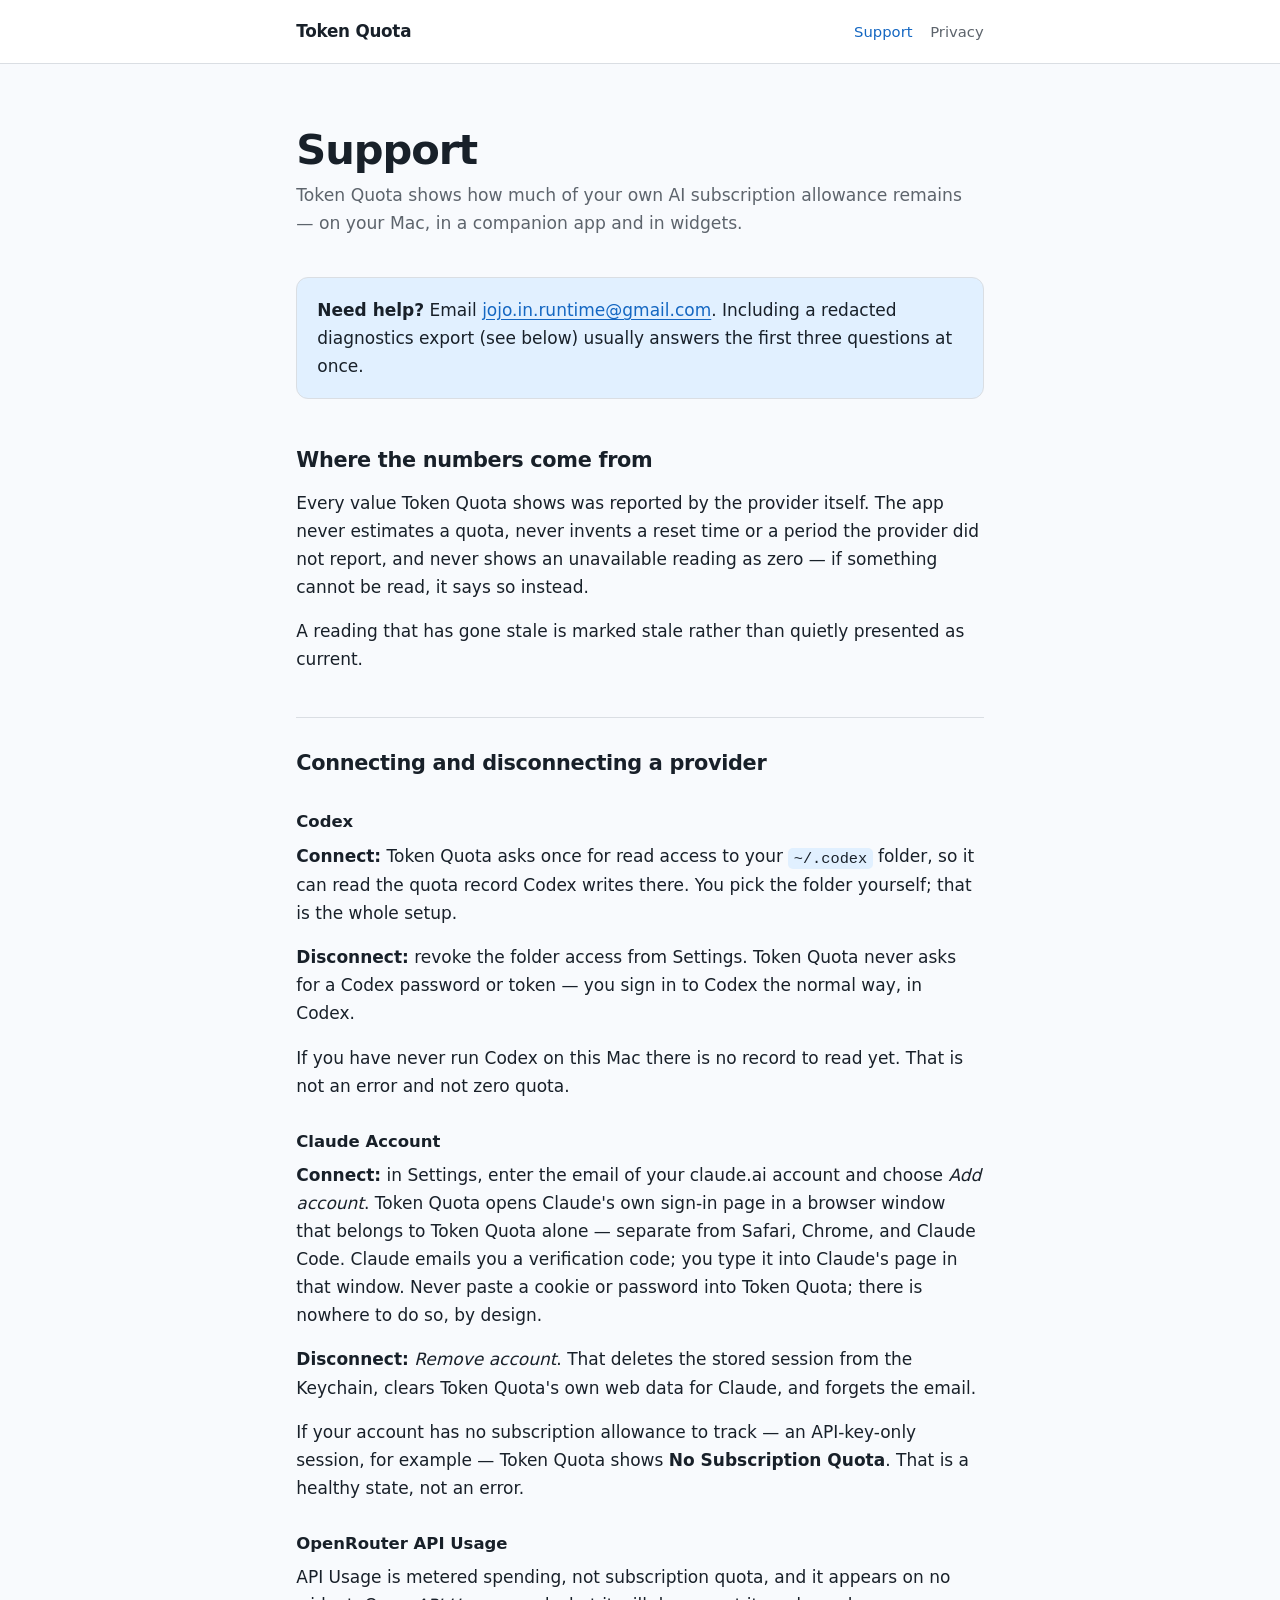
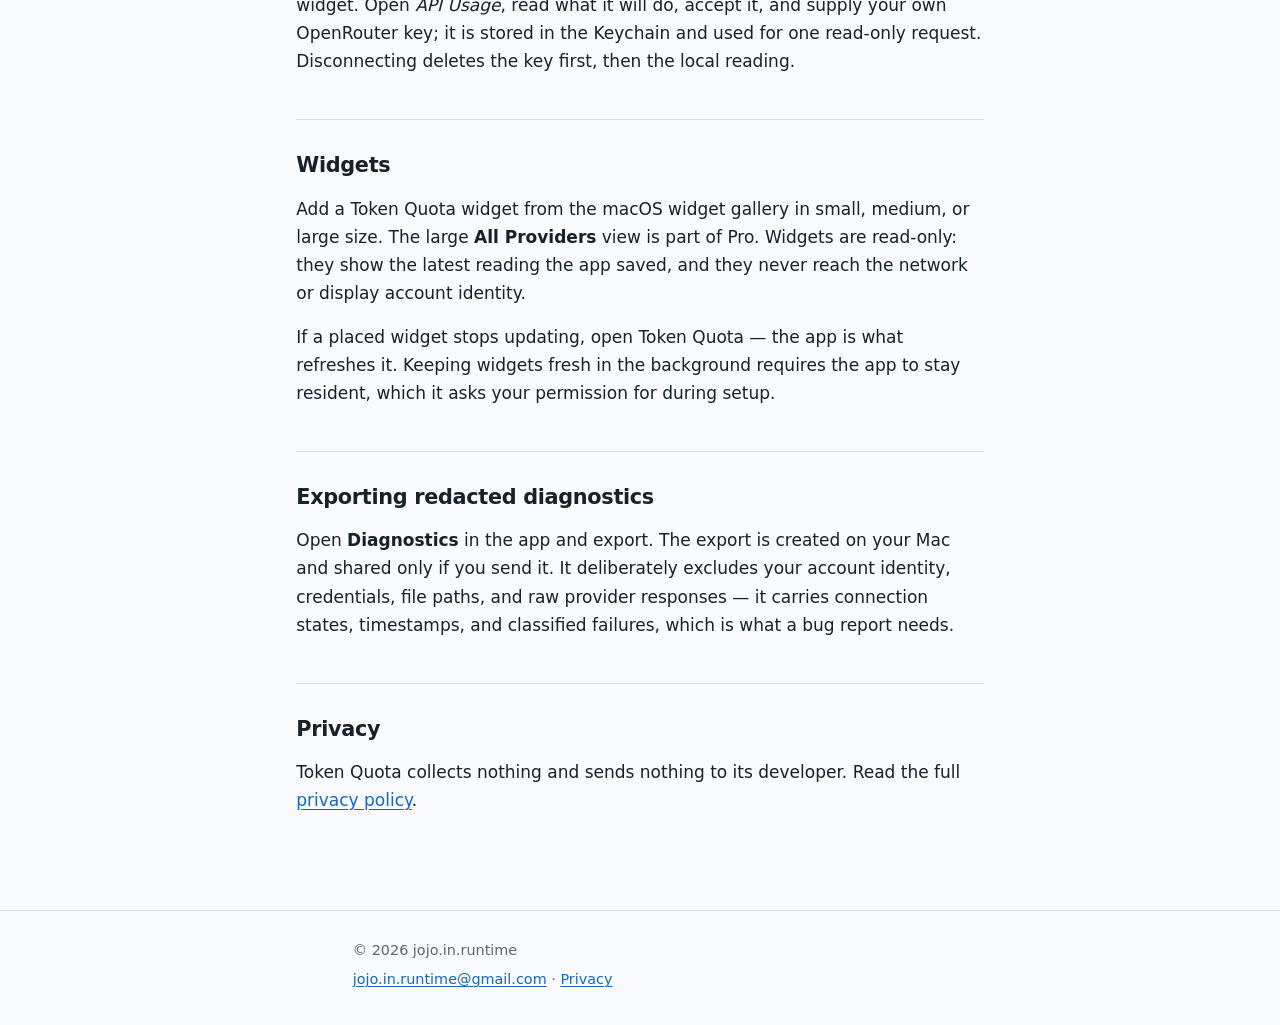
<file: index.html>
<!doctype html>
<html lang="en">
<head>
<meta charset="utf-8">
<meta name="viewport" content="width=device-width, initial-scale=1">
<title>Support — Token Quota</title>
<meta name="description" content="How Token Quota reads each provider's subscription quota, how to connect and disconnect, and how to get help.">
<link rel="stylesheet" href="style.css">
</head>
<body>

<header class="site">
  <div class="wrap">
    <a class="brand" href="./">Token Quota</a>
    <nav class="site">
      <a href="./" aria-current="page">Support</a>
      <a href="privacy.html">Privacy</a>
    </nav>
  </div>
</header>

<main class="wrap">

  <h1>Support</h1>
  <p class="lede">Token Quota shows how much of your own AI subscription allowance remains — on your
  Mac, in a companion app and in widgets.</p>

  <div class="callout">
    <p><strong>Need help?</strong> Email
    <a href="mailto:jojo.in.runtime@gmail.com">jojo.in.runtime@gmail.com</a>. Including a redacted
    diagnostics export (see below) usually answers the first three questions at once.</p>
  </div>

  <h2>Where the numbers come from</h2>
  <p>Every value Token Quota shows was reported by the provider itself. The app never estimates a
  quota, never invents a reset time or a period the provider did not report, and never shows an
  unavailable reading as zero — if something cannot be read, it says so instead.</p>
  <p>A reading that has gone stale is marked stale rather than quietly presented as current.</p>

  <h2>Connecting and disconnecting a provider</h2>

  <h3>Codex</h3>
  <p><strong>Connect:</strong> Token Quota asks once for read access to your <code>~/.codex</code>
  folder, so it can read the quota record Codex writes there. You pick the folder yourself; that is
  the whole setup.</p>
  <p><strong>Disconnect:</strong> revoke the folder access from Settings. Token Quota never asks for
  a Codex password or token — you sign in to Codex the normal way, in Codex.</p>
  <p>If you have never run Codex on this Mac there is no record to read yet. That is not an error and
  not zero quota.</p>

  <h3>Claude Account</h3>
  <p><strong>Connect:</strong> in Settings, enter the email of your claude.ai account and choose
  <em>Add account</em>. Token Quota opens Claude's own sign-in page in a browser window that belongs
  to Token Quota alone — separate from Safari, Chrome, and Claude Code. Claude emails you a
  verification code; you type it into Claude's page in that window. Never paste a cookie or password
  into Token Quota; there is nowhere to do so, by design.</p>
  <p><strong>Disconnect:</strong> <em>Remove account</em>. That deletes the stored session from the
  Keychain, clears Token Quota's own web data for Claude, and forgets the email.</p>
  <p>If your account has no subscription allowance to track — an API-key-only session, for example —
  Token Quota shows <strong>No Subscription Quota</strong>. That is a healthy state, not an error.</p>

  <h3>OpenRouter API Usage</h3>
  <p>API Usage is metered spending, not subscription quota, and it appears on no widget. Open
  <em>API Usage</em>, read what it will do, accept it, and supply your own OpenRouter key; it is
  stored in the Keychain and used for one read-only request. Disconnecting deletes the key first,
  then the local reading.</p>

  <h2>Widgets</h2>
  <p>Add a Token Quota widget from the macOS widget gallery in small, medium, or large size. The
  large <strong>All Providers</strong> view is part of Pro. Widgets are read-only: they show the
  latest reading the app saved, and they never reach the network or display account identity.</p>
  <p>If a placed widget stops updating, open Token Quota — the app is what refreshes it. Keeping
  widgets fresh in the background requires the app to stay resident, which it asks your permission
  for during setup.</p>

  <h2>Exporting redacted diagnostics</h2>
  <p>Open <strong>Diagnostics</strong> in the app and export. The export is created on your Mac and
  shared only if you send it. It deliberately excludes your account identity, credentials, file
  paths, and raw provider responses — it carries connection states, timestamps, and classified
  failures, which is what a bug report needs.</p>

  <h2>Privacy</h2>
  <p>Token Quota collects nothing and sends nothing to its developer. Read the full
  <a href="privacy.html">privacy policy</a>.</p>

</main>

<footer class="site">
  <div class="wrap">
    <p>© 2026 jojo.in.runtime</p>
    <p><a href="mailto:jojo.in.runtime@gmail.com">jojo.in.runtime@gmail.com</a> ·
    <a href="privacy.html">Privacy</a></p>
  </div>
</footer>

</body>
</html>
</file>
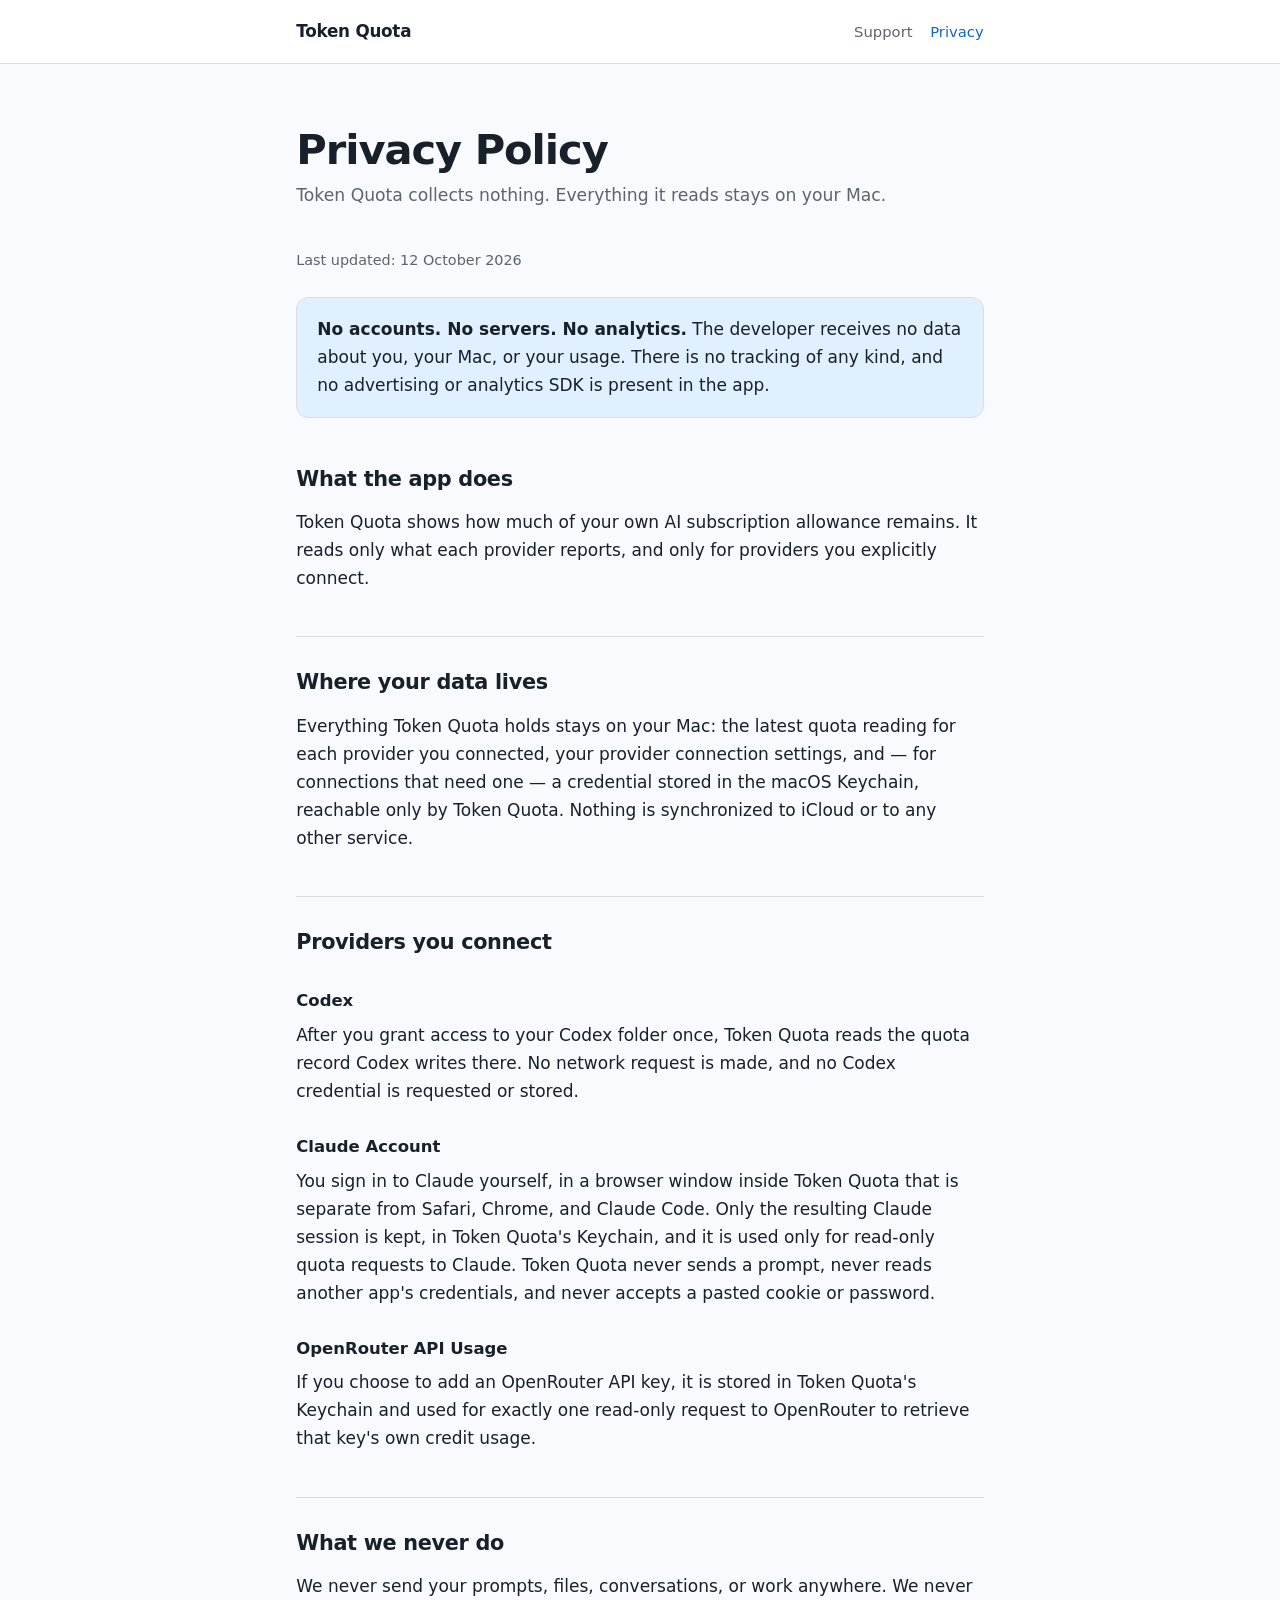
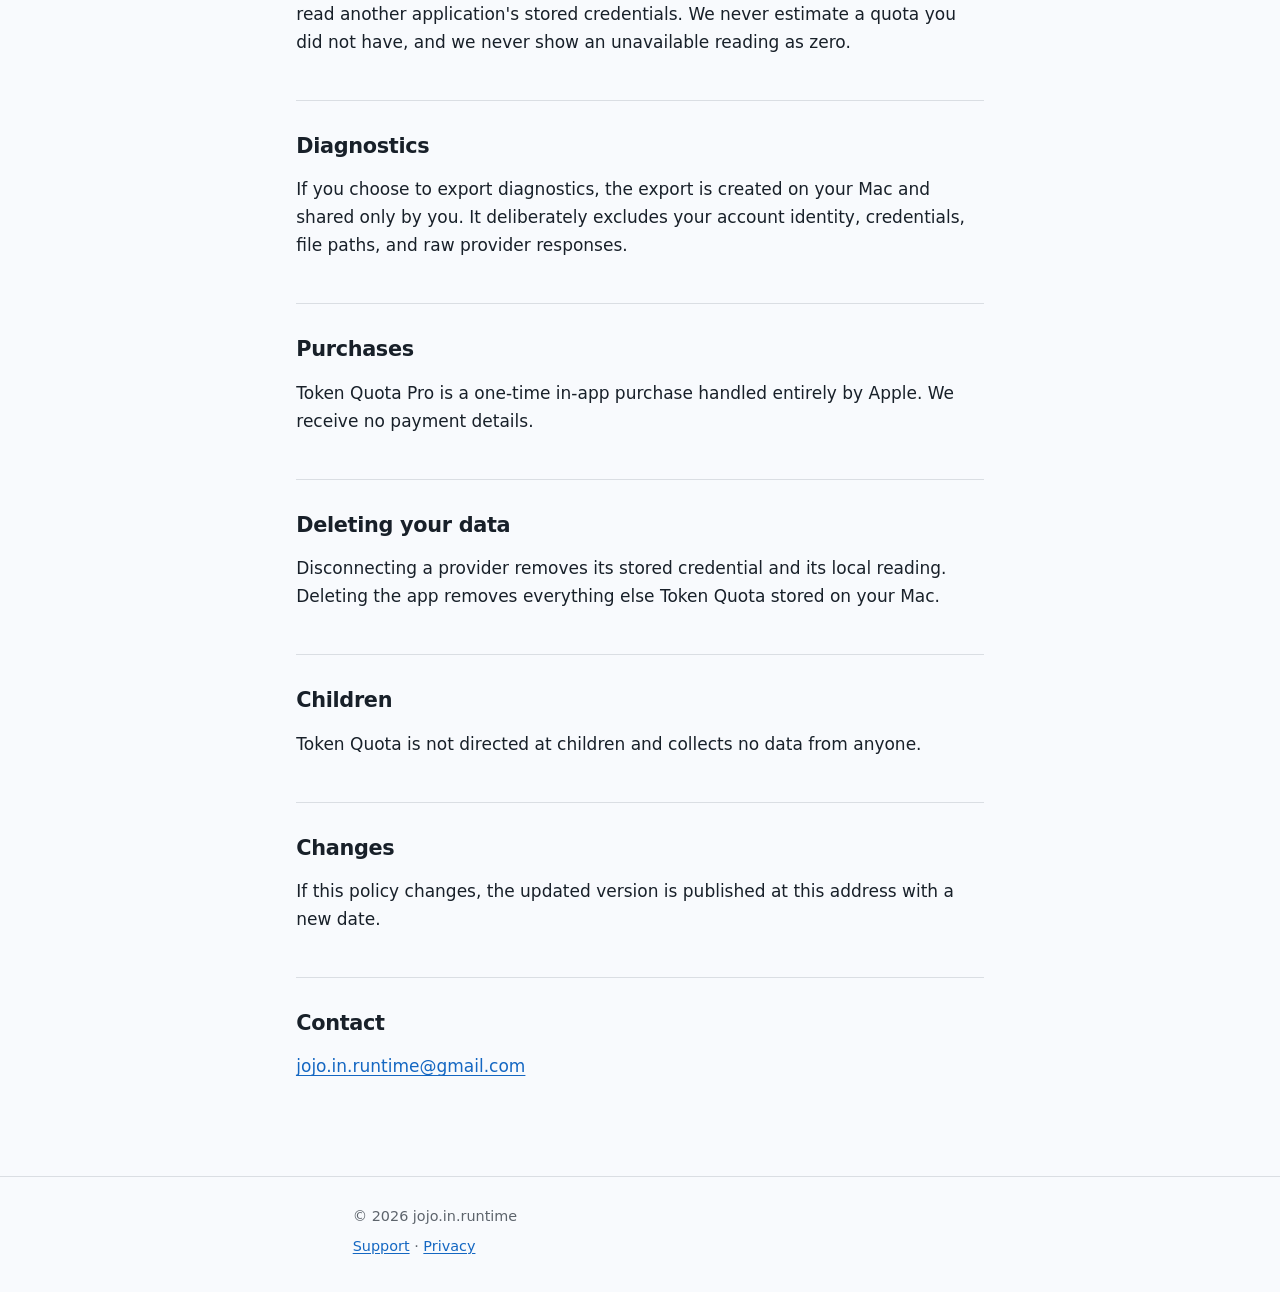
<file: privacy.html>
<!doctype html>
<html lang="en">
<head>
<meta charset="utf-8">
<meta name="viewport" content="width=device-width, initial-scale=1">
<title>Privacy Policy — Token Quota</title>
<meta name="description" content="Token Quota collects nothing. Everything it reads stays on your Mac.">
<link rel="stylesheet" href="style.css">
</head>
<body>

<header class="site">
  <div class="wrap">
    <a class="brand" href="./">Token Quota</a>
    <nav class="site">
      <a href="./">Support</a>
      <a href="privacy.html" aria-current="page">Privacy</a>
    </nav>
  </div>
</header>

<main class="wrap">

  <h1>Privacy Policy</h1>
  <p class="lede">Token Quota collects nothing. Everything it reads stays on your Mac.</p>
  <p class="meta">Last updated: 12 October 2026</p>

  <div class="callout">
    <p><strong>No accounts. No servers. No analytics.</strong> The developer receives no data about
    you, your Mac, or your usage. There is no tracking of any kind, and no advertising or analytics
    SDK is present in the app.</p>
  </div>

  <h2>What the app does</h2>
  <p>Token Quota shows how much of your own AI subscription allowance remains. It reads only what
  each provider reports, and only for providers you explicitly connect.</p>

  <h2>Where your data lives</h2>
  <p>Everything Token Quota holds stays on your Mac: the latest quota reading for each provider you
  connected, your provider connection settings, and — for connections that need one — a credential
  stored in the macOS Keychain, reachable only by Token Quota. Nothing is synchronized to iCloud or
  to any other service.</p>

  <h2>Providers you connect</h2>

  <h3>Codex</h3>
  <p>After you grant access to your Codex folder once, Token Quota reads the quota record Codex
  writes there. No network request is made, and no Codex credential is requested or stored.</p>

  <h3>Claude Account</h3>
  <p>You sign in to Claude yourself, in a browser window inside Token Quota that is separate from
  Safari, Chrome, and Claude Code. Only the resulting Claude session is kept, in Token Quota's
  Keychain, and it is used only for read-only quota requests to Claude. Token Quota never sends a
  prompt, never reads another app's credentials, and never accepts a pasted cookie or password.</p>

  <h3>OpenRouter API Usage</h3>
  <p>If you choose to add an OpenRouter API key, it is stored in Token Quota's Keychain and used for
  exactly one read-only request to OpenRouter to retrieve that key's own credit usage.</p>

  <h2>What we never do</h2>
  <p>We never send your prompts, files, conversations, or work anywhere. We never read another
  application's stored credentials. We never estimate a quota you did not have, and we never show an
  unavailable reading as zero.</p>

  <h2>Diagnostics</h2>
  <p>If you choose to export diagnostics, the export is created on your Mac and shared only by you.
  It deliberately excludes your account identity, credentials, file paths, and raw provider
  responses.</p>

  <h2>Purchases</h2>
  <p>Token Quota Pro is a one-time in-app purchase handled entirely by Apple. We receive no payment
  details.</p>

  <h2>Deleting your data</h2>
  <p>Disconnecting a provider removes its stored credential and its local reading. Deleting the app
  removes everything else Token Quota stored on your Mac.</p>

  <h2>Children</h2>
  <p>Token Quota is not directed at children and collects no data from anyone.</p>

  <h2>Changes</h2>
  <p>If this policy changes, the updated version is published at this address with a new date.</p>

  <h2>Contact</h2>
  <p><a href="mailto:jojo.in.runtime@gmail.com">jojo.in.runtime@gmail.com</a></p>

</main>

<footer class="site">
  <div class="wrap">
    <p>© 2026 jojo.in.runtime</p>
    <p><a href="./">Support</a> · <a href="privacy.html">Privacy</a></p>
  </div>
</footer>

</body>
</html>
</file>
<file: style.css>
:root {
  color-scheme: light dark;

  --bg: oklch(98.5% 0.004 250);
  --surface: oklch(100% 0 0);
  --border: oklch(90% 0.008 250);
  --text: oklch(24% 0.02 250);
  --text-dim: oklch(50% 0.015 250);
  --accent: oklch(52% 0.16 255);
  --accent-soft: oklch(95% 0.03 255);

  --measure: 68ch;
  --space-block: clamp(2.5rem, 1.5rem + 3vw, 4.5rem);
  --radius: 12px;
}

@media (prefers-color-scheme: dark) {
  :root {
    --bg: oklch(17% 0.015 255);
    --surface: oklch(21% 0.018 255);
    --border: oklch(30% 0.02 255);
    --text: oklch(93% 0.008 255);
    --text-dim: oklch(70% 0.015 255);
    --accent: oklch(76% 0.13 255);
    --accent-soft: oklch(27% 0.05 255);
  }
}

* { box-sizing: border-box; }

html { -webkit-text-size-adjust: 100%; }

body {
  margin: 0;
  background: var(--bg);
  color: var(--text);
  font: 400 clamp(1rem, 0.96rem + 0.2vw, 1.0625rem)/1.65 -apple-system, BlinkMacSystemFont,
    "SF Pro Text", "Segoe UI", system-ui, sans-serif;
  text-rendering: optimizeLegibility;
}

.wrap {
  max-width: var(--measure);
  margin: 0 auto;
  padding: var(--space-block) 1.5rem 5rem;
}

header.site {
  border-bottom: 1px solid var(--border);
  background: var(--surface);
}

header.site .wrap {
  padding-block: 1.1rem;
  display: flex;
  align-items: baseline;
  gap: 1.25rem;
  flex-wrap: wrap;
}

.brand {
  font-weight: 640;
  letter-spacing: -0.015em;
  font-size: 1.05rem;
  color: var(--text);
  text-decoration: none;
}

nav.site {
  margin-left: auto;
  display: flex;
  gap: 1.1rem;
  font-size: 0.925rem;
}

nav.site a { color: var(--text-dim); text-decoration: none; }
nav.site a:hover,
nav.site a[aria-current="page"] { color: var(--accent); }

h1 {
  font-size: clamp(1.85rem, 1.3rem + 2.2vw, 2.6rem);
  line-height: 1.15;
  letter-spacing: -0.025em;
  margin: 0 0 0.4rem;
}

.lede {
  color: var(--text-dim);
  font-size: 1.075rem;
  margin: 0 0 2.5rem;
}

h2 {
  font-size: 1.3rem;
  letter-spacing: -0.015em;
  margin: 2.75rem 0 0.75rem;
  padding-top: 1.75rem;
  border-top: 1px solid var(--border);
}

h2:first-of-type { border-top: 0; padding-top: 0; }

h3 {
  font-size: 1.03rem;
  margin: 1.75rem 0 0.4rem;
}

p, ul, ol { margin: 0 0 1rem; }
ul, ol { padding-left: 1.35rem; }
li { margin-bottom: 0.4rem; }

a { color: var(--accent); text-underline-offset: 0.15em; }

strong { font-weight: 620; }

.callout {
  background: var(--accent-soft);
  border: 1px solid var(--border);
  border-radius: var(--radius);
  padding: 1.1rem 1.25rem;
  margin: 1.5rem 0;
}

.callout p:last-child { margin-bottom: 0; }

.meta {
  color: var(--text-dim);
  font-size: 0.9rem;
}

code {
  font-family: ui-monospace, "SF Mono", Menlo, monospace;
  font-size: 0.9em;
  background: var(--accent-soft);
  padding: 0.1em 0.35em;
  border-radius: 5px;
}

footer.site {
  border-top: 1px solid var(--border);
  color: var(--text-dim);
  font-size: 0.9rem;
}

footer.site .wrap { padding-block: 1.75rem; }
footer.site p { margin: 0 0 0.35rem; }
</file>
